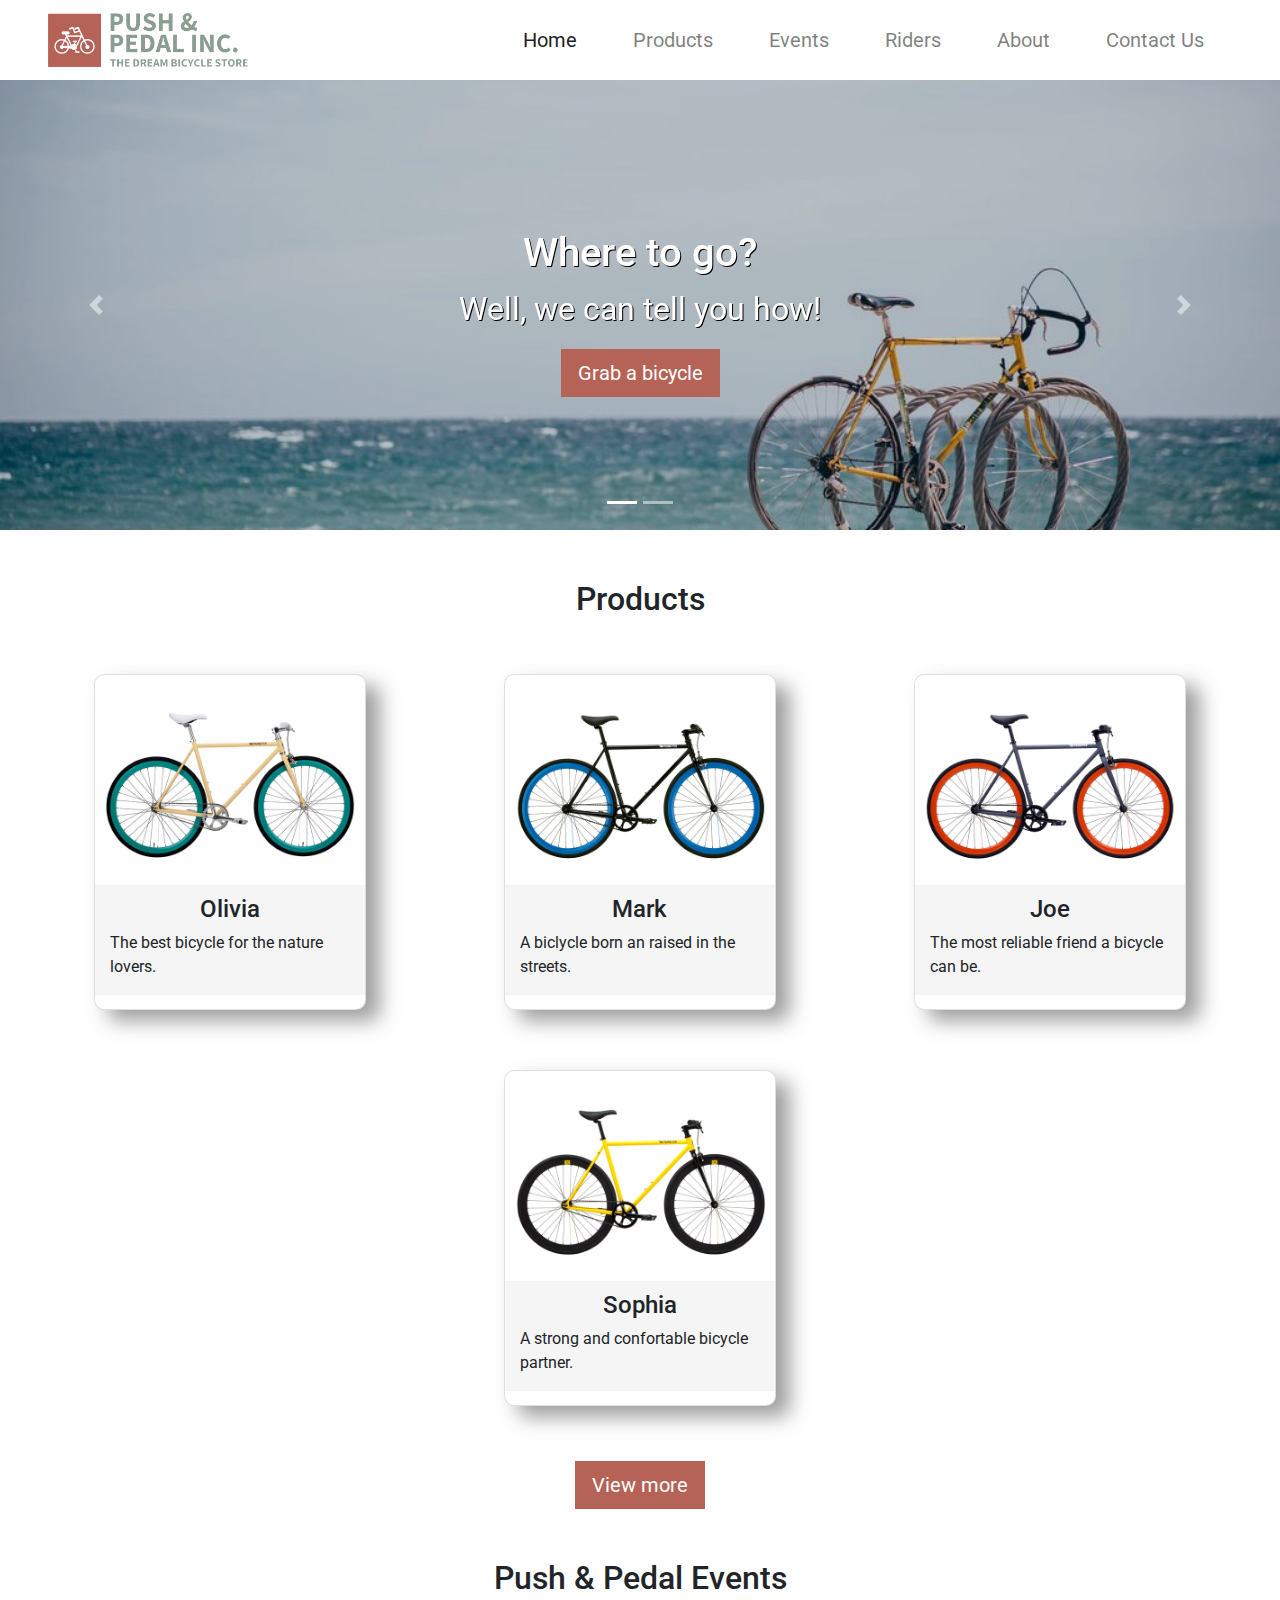
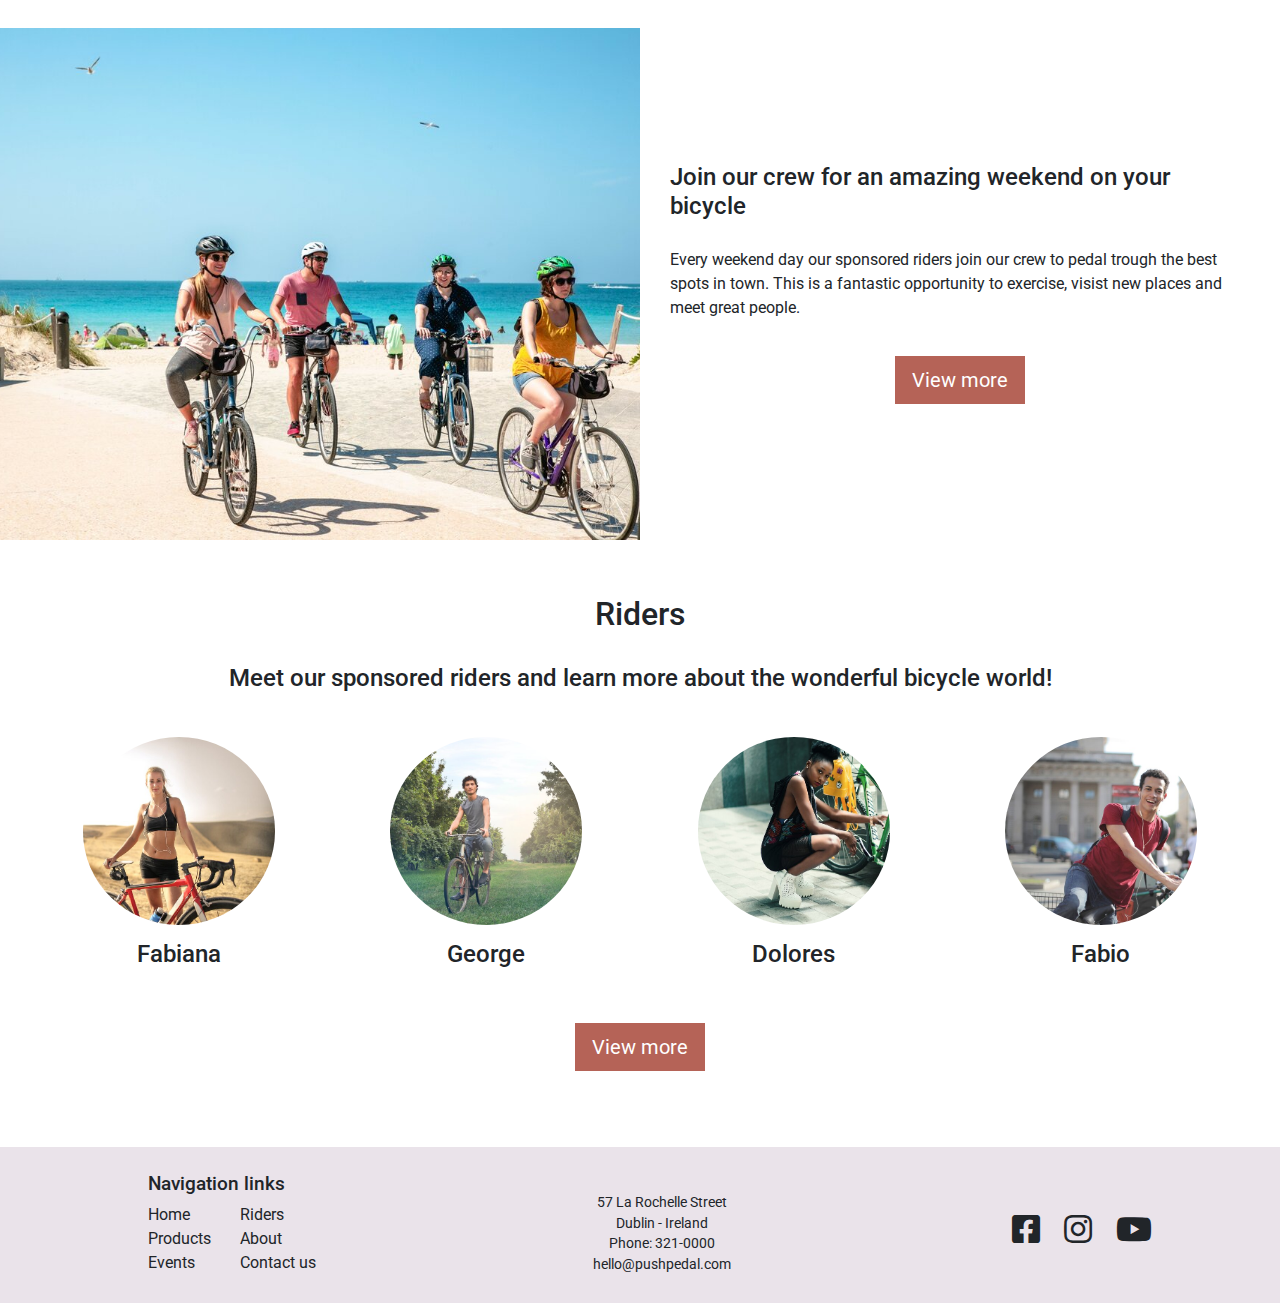
<file: index.html>
<!doctype html>
<html lang="en">

<head>
  <title>Push & Pedal Inc.</title>
  <!-- Required meta tags -->
  <meta charset="utf-8">
  <meta name="viewport" content="width=device-width, initial-scale=1, shrink-to-fit=no">
  <link rel="stylesheet" href="https://use.fontawesome.com/releases/v5.15.0/css/all.css">
  <!-- Bootstrap CSS -->
  <link rel="stylesheet" href="https://stackpath.bootstrapcdn.com/bootstrap/4.3.1/css/bootstrap.min.css"
    integrity="sha384-ggOyR0iXCbMQv3Xipma34MD+dH/1fQ784/j6cY/iJTQUOhcWr7x9JvoRxT2MZw1T" crossorigin="anonymous">
  <link rel="stylesheet" href="assets/css/style.css" />
</head>

<body>

  <!-- Header -->
  <header>
    <nav class="navbar navbar-expand-lg navbar-light bg-white px-5">
      <a class="navbar-brand" href="#">
        <img src="assets/images/logo.png" alt="Logo Push & Pedal">
      </a>
      <button class="navbar-toggler" type="button" data-toggle="collapse" data-target="#navbarNav"
        aria-controls="navbarNav" aria-expanded="false" aria-label="Toggle navigation">
        <span class="navbar-toggler-icon"></span>
      </button>
      <div class="collapse navbar-collapse justify-content-end" id="navbarNav">
        <ul class="navbar-nav">
          <li class="nav-item active">
            <a class="nav-link" href="index.html">Home</a>
          </li>
          <li class="nav-item">
            <a class="nav-link" href="products.html">Products</a>
          </li>
          <li class="nav-item">
            <a class="nav-link" href="events.html">Events</a>
          </li>
          <li class="nav-item">
            <a class="nav-link" href="riders.html">Riders</a>
          </li>
          <li class="nav-item ">
            <a class="nav-link" href="about.html">About</a>
          </li>
          <li class="nav-item">
            <a class="nav-link" href="contact.html">Contact Us</a>
          </li>
        </ul>
      </div>
    </nav>
  </header>

  <!-- Section - Hero slide -->
  <section class="hero">
    <div id="hero__carousel" class="carousel slide" data-ride="carousel" data-interval="6000">
      <ol class="carousel-indicators">
        <li data-target="#hero__carousel" data-slide-to="0" class="active"></li>
        <li data-target="#hero__carousel" data-slide-to="1"></li>
      </ol>
      <div class="carousel-inner">
        <div class="carousel-item active">
          <img class="d-block w-100" src="assets/images/hero/hero1.jpg" alt="Pick a bike">
          <div class="carousel-caption d-block">
            <h5>Where to go?</h5>
            <p>Well, we can tell you how!</p>
            <a href="products.html"><button type="button" class="btn btn-style btn-lg">Grab a bicycle</button></a>
          </div>
        </div>
        <div class="carousel-item ">
          <img class="d-block w-100" id="darker-filter" src="assets/images/hero/hero2.jpg" alt="Bike Event Call">
          <div class="carousel-caption d-block">
            <h5>No weekend plans?</h5>
            <p>Meet your new friends!</p>
            <a href="events.html"><button type="button" class="btn-style">Join us</button></a>
          </div>
        </div>
      </div>
      <a class="carousel-control-prev" href="#hero__carousel" role="button" data-slide="prev">
        <span class="carousel-control-prev-icon" aria-hidden="true"></span>
        <span class="sr-only">Previous</span>
      </a>
      <a class="carousel-control-next" href="#hero__carousel" role="button" data-slide="next">
        <span class="carousel-control-next-icon" aria-hidden="true"></span>
        <span class="sr-only">Next</span>
      </a>
    </div>
  </section>

  <!-- Section - Products -->
  <section class="products__section">
    <h2>Products</h2>

    <div class="product-cards">
      <div class="card">
        <img class="card-img-top" src="assets/images/products/olivia.jpeg" alt="Bicycle Olivia">
        <div class="card-body">
          <h4>Olivia</h4>
          <p class="rider-name">The best bicycle for the nature lovers.</p>
        </div>
      </div>
      <div class="card">
        <img class="card-img-top" src="assets/images/products/mark.jpeg" alt="Bicycle Mark">
        <div class="card-body">
          <h4>Mark</h4>
          <p class="rider-name">A biclycle born an raised in the streets.</p>
        </div>
      </div>
      <div class="card">
        <img class="card-img-top" src="assets/images/products/joe.jpeg" alt="Bicycle Joe">
        <div class="card-body">
          <h4>Joe</h4>
          <p class="rider-name">The most reliable friend a bicycle can be.</p>
        </div>
      </div>
      <div class="card">
        <img class="card-img-top" src="assets/images/products/sophia.png" alt="Bicycle Shopia">
        <div class="card-body">
          <h4>Sophia</h4>
          <p class="rider-name">A strong and confortable bicycle partner.</p>
        </div>
      </div>
    </div>
    <a href="products.html"><button class="btn-style">View more</button></a>
  </section>

  <!-- Events -->
  <section class="events__section">
    <h2>Push & Pedal Events</h2>

    <div class="events">
      <div class="feature-image"></div>
      <div class="event__info">
        <h4>Join our crew for an amazing weekend on your bicycle</h4>
        <div class="description">
          <p>Every weekend day our sponsored riders join our crew to pedal trough the best spots in town.
            This is a fantastic opportunity to exercise, visist new places and meet great people. </p>
        </div>
        <a href="events.html"><button class="btn-style">View more</button></a>
      </div>
    </div>
  </section>

  <!-- Riders -->
  <section class="section__riders">
    <h2>Riders</h2>
    <h4>Meet our sponsored riders and learn more about the wonderful bicycle world!</h4>

    <div class="riders-cards">
      <div class="card-rider">
        <div class="rider-image" id="rider1"></div>
        <h4 class="rider-name">Fabiana</h4>
      </div>
      <div class="card-rider">
        <div class="rider-image" id="rider2"></div>
        <h4 class="rider-name">George</h4>
      </div>
      <div class="card-rider">
        <div class="rider-image" id="rider3"></div>
        <h4 class="rider-name">Dolores</h4>
      </div>
      <div class="card-rider">
        <div class="rider-image" id="rider4"></div>
        <h4 class="rider-name">Fabio</h4>
      </div>
    </div>
    <a href="riders.html"><button class="btn-style">View more</button></a>
  </section>

  <!-- Footer (List Nav links, Address / Phone / Email, Social media (Facebook, Instagram, Youtube))-->
  <footer class="footer">
    <div class="footer__nav">
      <h5>Navigation links</h5>
        <div class="footer__links">
          <ul>
            <a href="index.html"><li>Home</li></a>
            <a href="products.html"><li>Products</li></a>
            <a href="events.html"><li>Events</li></a>
            <a href="riders.html"><li>Riders</li></a>
            <a href="about.html"><li>About</li></a>
            <a href="contact.html"><li>Contact us</li></a>
          </ul>
        </div>
    </div>
    <div class="footer__contact">
      <p>57 La Rochelle Street</p>
      <p>Dublin - Ireland</p>
      <p>Phone: 321-0000</p>
      <p>hello@pushpedal.com</p>
    </div>
    <div class="footer__social">
      <ul class="social__icons ">
        <li class="facebook"><a href="https://www.facebook.com/"><i class="fab fa-facebook-square"></i></a></li>
        <li class="instagram"><a href="https://www.instagram.com/"><i class="fab fa-instagram"></i></a></li>
        <li class="youtube"><a href="https://www.youtube.com/"><i class="fab fa-youtube"></i></a></li>
      </ul>
    </div>
  </footer>

  <script src="https://code.jquery.com/jquery-3.3.1.slim.min.js"
    integrity="sha384-q8i/X+965DzO0rT7abK41JStQIAqVgRVzpbzo5smXKp4YfRvH+8abtTE1Pi6jizo" crossorigin="anonymous">
  </script>
  <script src="https://cdnjs.cloudflare.com/ajax/libs/popper.js/1.14.7/umd/popper.min.js"
    integrity="sha384-UO2eT0CpHqdSJQ6hJty5KVphtPhzWj9WO1clHTMGa3JDZwrnQq4sF86dIHNDz0W1" crossorigin="anonymous">
  </script>
  <script src="https://stackpath.bootstrapcdn.com/bootstrap/4.3.1/js/bootstrap.min.js"
    integrity="sha384-JjSmVgyd0p3pXB1rRibZUAYoIIy6OrQ6VrjIEaFf/nJGzIxFDsf4x0xIM+B07jRM" crossorigin="anonymous">
  </script>
</body>

</html>
</file>
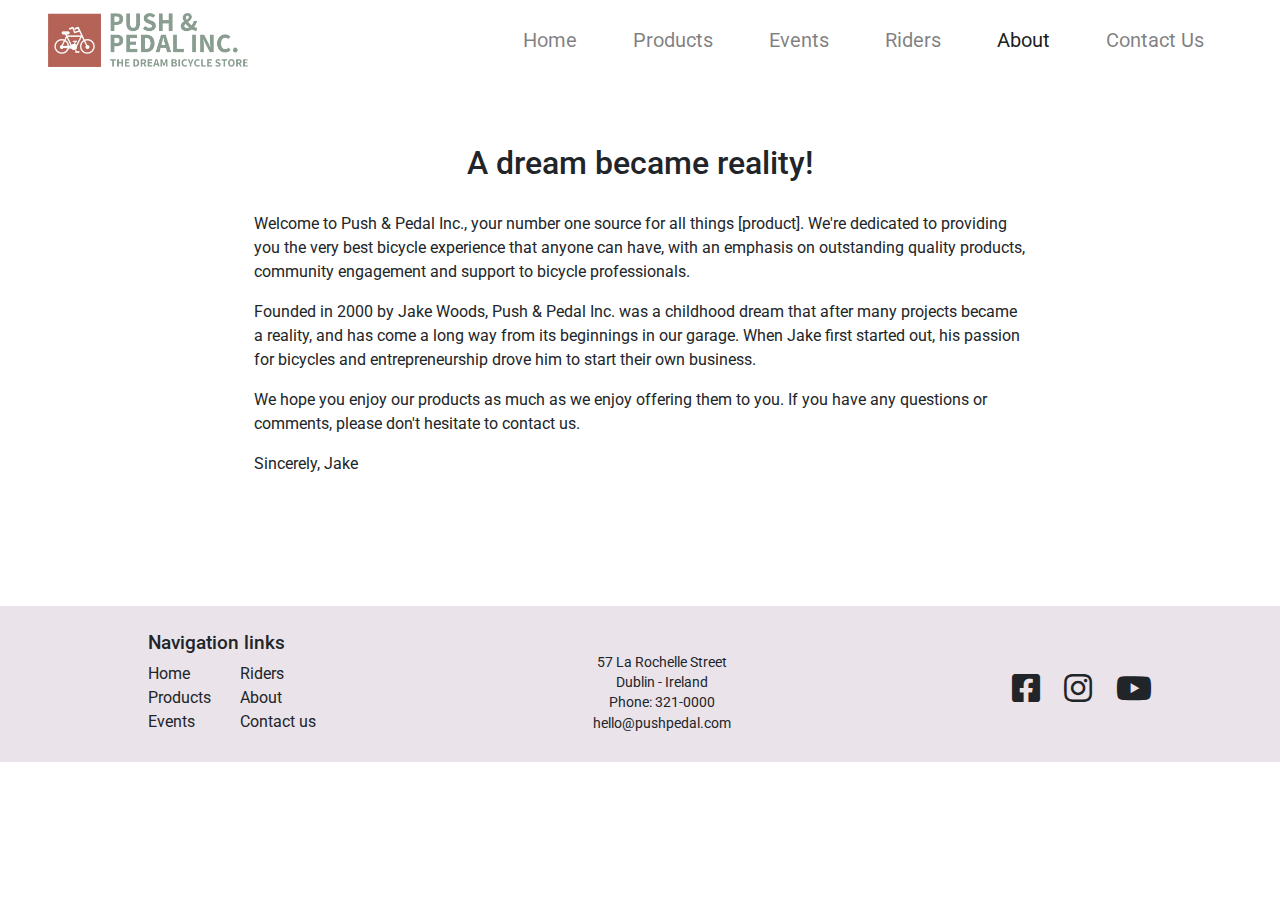
<file: about.html>
<!doctype html>
<html lang="en">

<head>
  <title>About - Push & Pedal Inc.</title>
  <!-- Required meta tags -->
  <meta charset="utf-8">
  <meta name="viewport" content="width=device-width, initial-scale=1, shrink-to-fit=no">
  <link rel="stylesheet" href="https://use.fontawesome.com/releases/v5.15.0/css/all.css">
  <!-- Bootstrap CSS -->
  <link rel="stylesheet" href="https://stackpath.bootstrapcdn.com/bootstrap/4.3.1/css/bootstrap.min.css"
    integrity="sha384-ggOyR0iXCbMQv3Xipma34MD+dH/1fQ784/j6cY/iJTQUOhcWr7x9JvoRxT2MZw1T" crossorigin="anonymous">
  <link rel="stylesheet" href="assets/css/style.css" />
</head>

<body>

  <!-- Header -->
  <header>
    <nav class="navbar navbar-expand-lg navbar-light bg-white px-5">
      <a class="navbar-brand" href="#">
        <img src="assets/images/logo.png" alt="Logo Push & Pedal">
      </a>
      <button class="navbar-toggler" type="button" data-toggle="collapse" data-target="#navbarNav"
        aria-controls="navbarNav" aria-expanded="false" aria-label="Toggle navigation">
        <span class="navbar-toggler-icon"></span>
      </button>
      <div class="collapse navbar-collapse justify-content-end" id="navbarNav">
        <ul class="navbar-nav">
          <li class="nav-item">
            <a class="nav-link" href="index.html">Home</a>
          </li>
          <li class="nav-item">
            <a class="nav-link" href="products.html">Products</a>
          </li>
          <li class="nav-item">
            <a class="nav-link" href="events.html">Events</a>
          </li>
          <li class="nav-item">
            <a class="nav-link" href="riders.html">Riders</a>
          </li>
          <li class="nav-item active">
            <a class="nav-link" href="about.html">About</a>
          </li>
          <li class="nav-item">
            <a class="nav-link" href="contact.html">Contact Us</a>
          </li>
        </ul>
      </div>
    </nav>
  </header>

  <!-- About page -->
  <section class="about">
    <h2>A dream became reality!</h2>

    <p>
      Welcome to Push & Pedal Inc., your number one source for all things [product]. We're dedicated to providing you
      the very best bicycle experience that anyone can have, with an emphasis on outstanding quality products, community
      engagement and support to bicycle professionals.
    </p>
    <p>
      Founded in 2000 by Jake Woods, Push & Pedal Inc. was a childhood dream that after many projects became a reality,
      and has come a long way from its beginnings in our garage. When Jake first started out, his passion for bicycles
      and entrepreneurship drove him to start their own business.
    </p>
    <p>
      We hope you enjoy our products as much as we enjoy offering them to you. If you have any questions or comments,
      please don't hesitate to contact us.
    </p>
    <p>
      Sincerely,
      Jake
    </p>
  </section>

  <!-- Footer (List Nav links, Address / Phone / Email, Social media (Facebook, Instagram, Youtube))-->
  <footer class="footer">
    <div class="footer__nav">
      <h5>Navigation links</h5>
        <div class="footer__links">
          <ul>
            <a href="index.html"><li>Home</li></a>
            <a href="products.html"><li>Products</li></a>
            <a href="events.html"><li>Events</li></a>
            <a href="riders.html"><li>Riders</li></a>
            <a href="about.html"><li>About</li></a>
            <a href="contact.html"><li>Contact us</li></a>
          </ul>
        </div>
    </div>
    <div class="footer__contact">
      <p>57 La Rochelle Street</p>
      <p>Dublin - Ireland</p>
      <p>Phone: 321-0000</p>
      <p>hello@pushpedal.com</p>
    </div>
    <div class="footer__social">
      <ul class="social__icons ">
        <li class="facebook"><a href="https://www.facebook.com/"><i class="fab fa-facebook-square"></i></a></li>
        <li class="instagram"><a href="https://www.instagram.com/"><i class="fab fa-instagram"></i></a></li>
        <li class="youtube"><a href="https://www.youtube.com/"><i class="fab fa-youtube"></i></a></li>
      </ul>
    </div>
  </footer>

  <script src="https://code.jquery.com/jquery-3.3.1.slim.min.js"
    integrity="sha384-q8i/X+965DzO0rT7abK41JStQIAqVgRVzpbzo5smXKp4YfRvH+8abtTE1Pi6jizo" crossorigin="anonymous">
  </script>
  <script src="https://cdnjs.cloudflare.com/ajax/libs/popper.js/1.14.7/umd/popper.min.js"
    integrity="sha384-UO2eT0CpHqdSJQ6hJty5KVphtPhzWj9WO1clHTMGa3JDZwrnQq4sF86dIHNDz0W1" crossorigin="anonymous">
  </script>
  <script src="https://stackpath.bootstrapcdn.com/bootstrap/4.3.1/js/bootstrap.min.js"
    integrity="sha384-JjSmVgyd0p3pXB1rRibZUAYoIIy6OrQ6VrjIEaFf/nJGzIxFDsf4x0xIM+B07jRM" crossorigin="anonymous">
  </script>
</body>

</html>
</file>
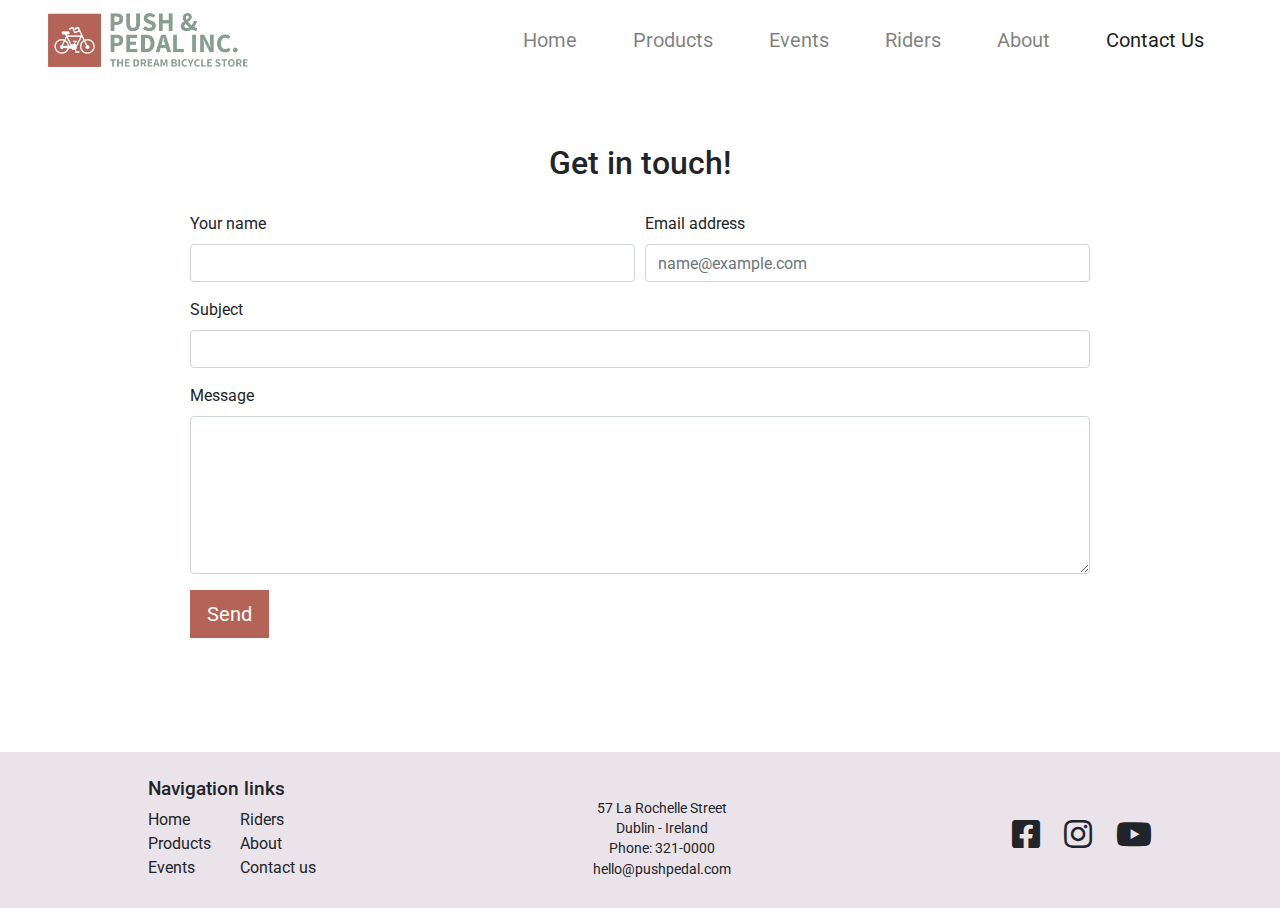
<file: contact.html>
<!doctype html>
<html lang="en">

<head>
  <title>Contact Us - Push & Pedal Inc.</title>
  <!-- Required meta tags -->
  <meta charset="utf-8">
  <meta name="viewport" content="width=device-width, initial-scale=1, shrink-to-fit=no">
  <link rel="stylesheet" href="https://use.fontawesome.com/releases/v5.15.0/css/all.css">
  <!-- Bootstrap CSS -->
  <link rel="stylesheet" href="https://stackpath.bootstrapcdn.com/bootstrap/4.3.1/css/bootstrap.min.css"
    integrity="sha384-ggOyR0iXCbMQv3Xipma34MD+dH/1fQ784/j6cY/iJTQUOhcWr7x9JvoRxT2MZw1T" crossorigin="anonymous">
  <link rel="stylesheet" href="assets/css/style.css" />
</head>

<body>

  <!-- Header -->
  <header>
    <nav class="navbar navbar-expand-lg navbar-light bg-white px-5">
      <a class="navbar-brand" href="#">
        <img src="assets/images/logo.png" alt="Logo Push & Pedal">
      </a>
      <button class="navbar-toggler" type="button" data-toggle="collapse" data-target="#navbarNav"
        aria-controls="navbarNav" aria-expanded="false" aria-label="Toggle navigation">
        <span class="navbar-toggler-icon"></span>
      </button>
      <div class="collapse navbar-collapse justify-content-end" id="navbarNav">
        <ul class="navbar-nav">
          <li class="nav-item">
            <a class="nav-link" href="index.html">Home</a>
          </li>
          <li class="nav-item">
            <a class="nav-link" href="products.html">Products</a>
          </li>
          <li class="nav-item">
            <a class="nav-link" href="events.html">Events</a>
          </li>
          <li class="nav-item">
            <a class="nav-link" href="riders.html">Riders</a>
          </li>
          <li class="nav-item ">
            <a class="nav-link" href="about.html">About</a>
          </li>
          <li class="nav-item active">
            <a class="nav-link" href="contact.html">Contact Us</a>
          </li>
        </ul>
      </div>
    </nav>
  </header>

  <!-- Contact page -->
  <section class="contact">
    <h2>Get in touch!</h2>

    <form class="contact__form">
      <div class="form-row">
        <div class="form-group col-md-6">
          <label for="contact-name">Your name</label>
          <input type="text" class="form-control" id="contact-name">
        </div>
        <div class="form-group col-md-6">
          <label for="contact-email">Email address</label>
          <input type="email" class="form-control" id="contact-email" placeholder="name@example.com">
        </div>
      </div>
      <div class="form-group">
        <label for="contact-subject">Subject</label>
        <input type="text" class="form-control" id="contact-subject">
      </div>
      <div class="form-group">
        <label for="contact-message">Message</label>
        <textarea class="form-control" id="contact-message" rows="6"></textarea>
      </div>
      <button class="btn-style">Send</button>
    </form>
  </section>

  <!-- Footer (List Nav links, Address / Phone / Email, Social media (Facebook, Instagram, Youtube))-->
  <footer class="footer">
    <div class="footer__nav">
      <h5>Navigation links</h5>
        <div class="footer__links">
          <ul>
            <a href="index.html"><li>Home</li></a>
            <a href="products.html"><li>Products</li></a>
            <a href="events.html"><li>Events</li></a>
            <a href="riders.html"><li>Riders</li></a>
            <a href="about.html"><li>About</li></a>
            <a href="contact.html"><li>Contact us</li></a>
          </ul>
        </div>
    </div>
    <div class="footer__contact">
      <p>57 La Rochelle Street</p>
      <p>Dublin - Ireland</p>
      <p>Phone: 321-0000</p>
      <p>hello@pushpedal.com</p>
    </div>
    <div class="footer__social">
      <ul class="social__icons ">
        <li class="facebook"><a href="https://www.facebook.com/"><i class="fab fa-facebook-square"></i></a></li>
        <li class="instagram"><a href="https://www.instagram.com/"><i class="fab fa-instagram"></i></a></li>
        <li class="youtube"><a href="https://www.youtube.com/"><i class="fab fa-youtube"></i></a></li>
      </ul>
    </div>
  </footer>

  <script src="https://code.jquery.com/jquery-3.3.1.slim.min.js"
    integrity="sha384-q8i/X+965DzO0rT7abK41JStQIAqVgRVzpbzo5smXKp4YfRvH+8abtTE1Pi6jizo" crossorigin="anonymous">
  </script>
  <script src="https://cdnjs.cloudflare.com/ajax/libs/popper.js/1.14.7/umd/popper.min.js"
    integrity="sha384-UO2eT0CpHqdSJQ6hJty5KVphtPhzWj9WO1clHTMGa3JDZwrnQq4sF86dIHNDz0W1" crossorigin="anonymous">
  </script>
  <script src="https://stackpath.bootstrapcdn.com/bootstrap/4.3.1/js/bootstrap.min.js"
    integrity="sha384-JjSmVgyd0p3pXB1rRibZUAYoIIy6OrQ6VrjIEaFf/nJGzIxFDsf4x0xIM+B07jRM" crossorigin="anonymous">
  </script>
</body>

</html>
</file>
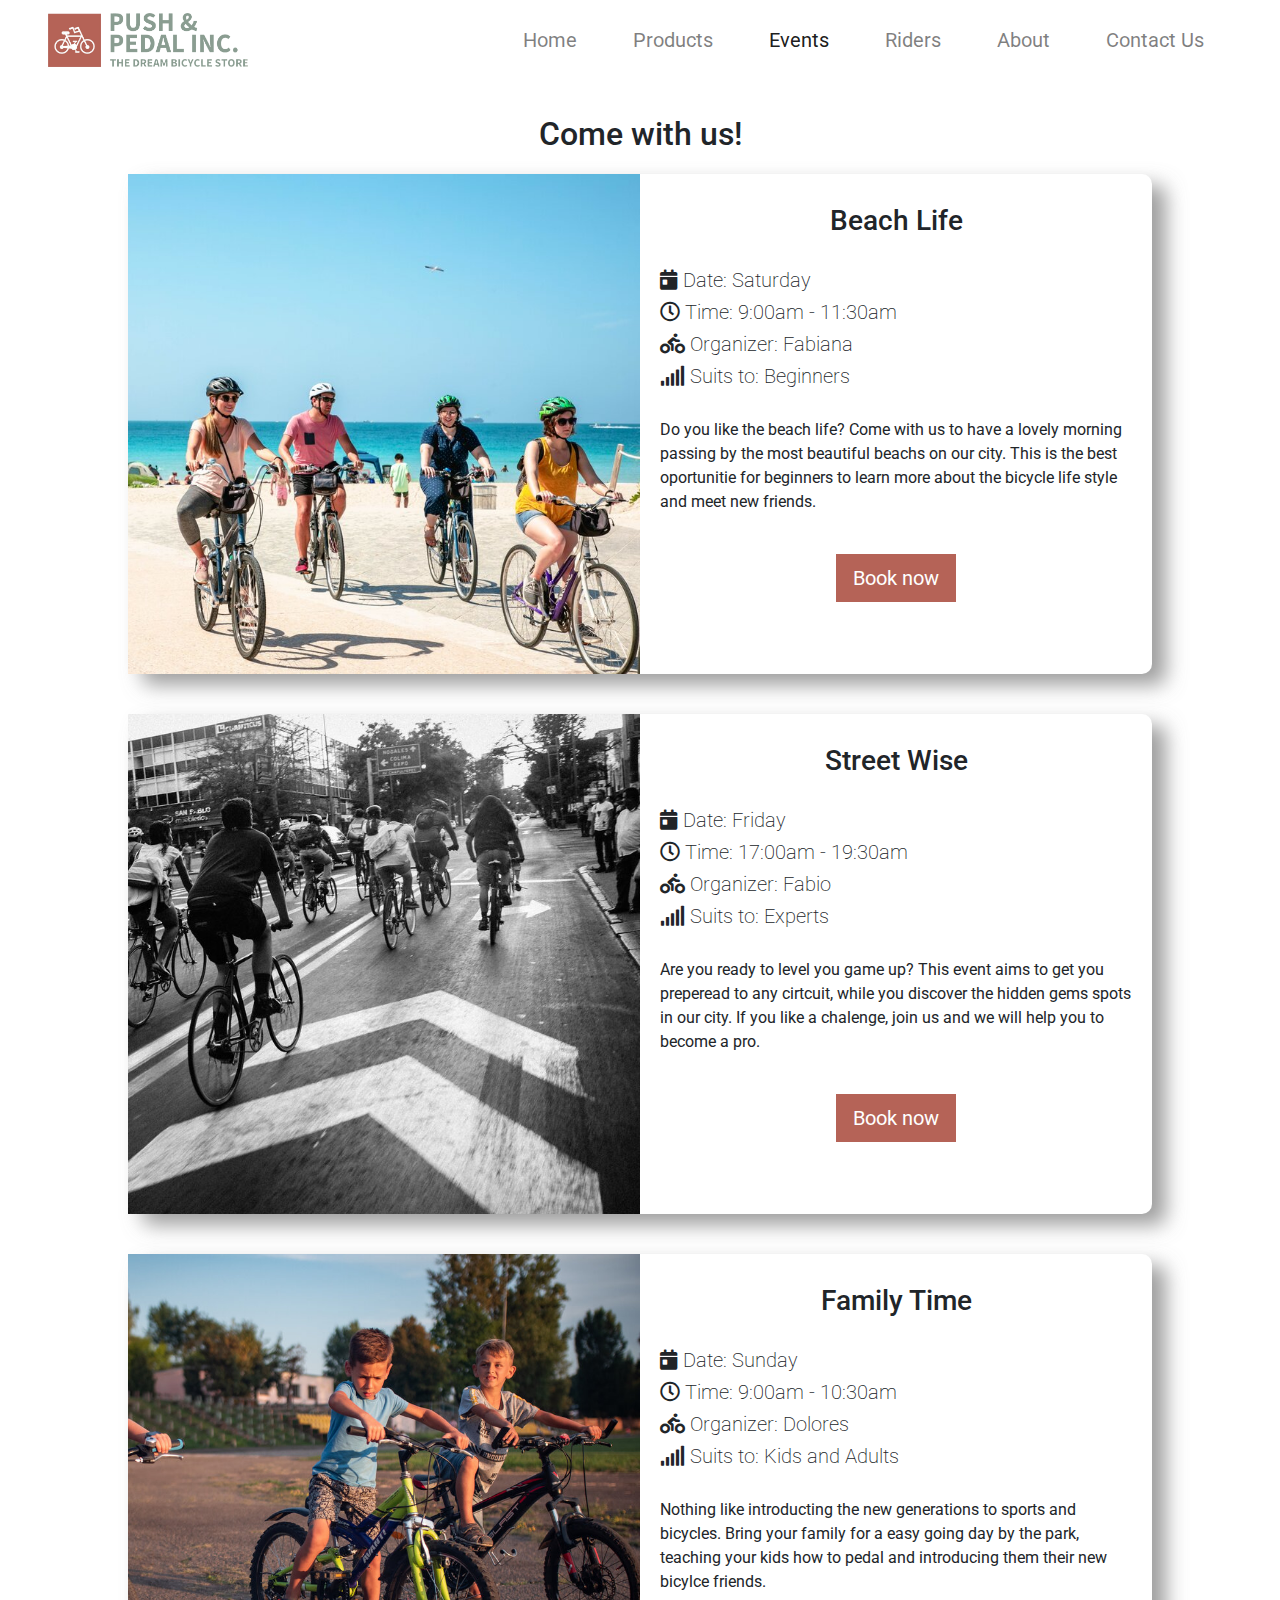
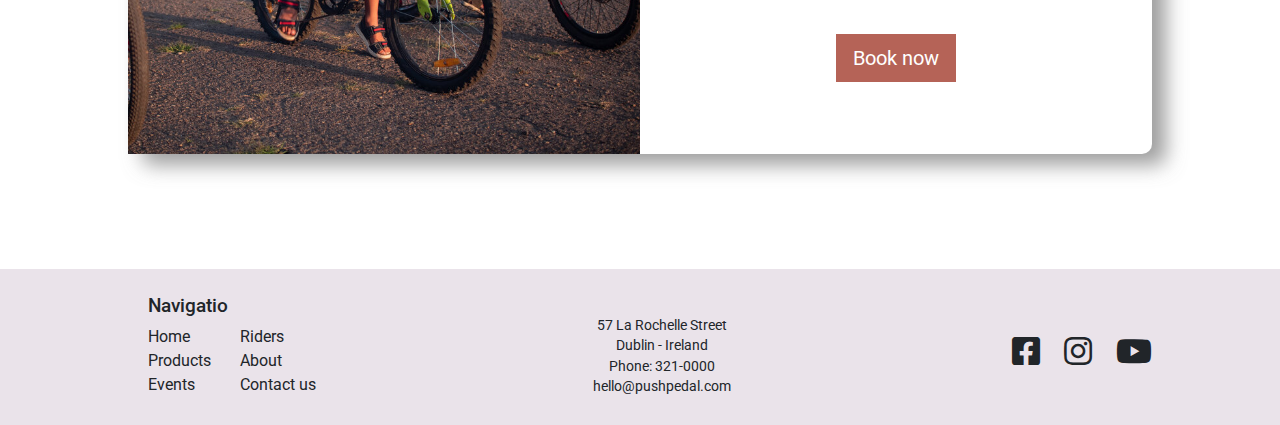
<file: events.html>
<!doctype html>
<html lang="en">

<head>
  <title>Events - Push & Pedal Inc.</title>
  <!-- Required meta tags -->
  <meta charset="utf-8">
  <meta name="viewport" content="width=device-width, initial-scale=1, shrink-to-fit=no">
  <link rel="stylesheet" href="https://use.fontawesome.com/releases/v5.15.0/css/all.css">
  <!-- Bootstrap CSS -->
  <link rel="stylesheet" href="https://stackpath.bootstrapcdn.com/bootstrap/4.3.1/css/bootstrap.min.css"
    integrity="sha384-ggOyR0iXCbMQv3Xipma34MD+dH/1fQ784/j6cY/iJTQUOhcWr7x9JvoRxT2MZw1T" crossorigin="anonymous">
  <link rel="stylesheet" href="assets/css/style.css" />
</head>

<body>

  <!-- Header -->
  <header>
    <nav class="navbar navbar-expand-lg navbar-light bg-white px-5">
      <a class="navbar-brand" href="#">
        <img src="assets/images/logo.png" alt="Logo Push & Pedal">
      </a>
      <button class="navbar-toggler" type="button" data-toggle="collapse" data-target="#navbarNav"
        aria-controls="navbarNav" aria-expanded="false" aria-label="Toggle navigation">
        <span class="navbar-toggler-icon"></span>
      </button>
      <div class="collapse navbar-collapse justify-content-end" id="navbarNav">
        <ul class="navbar-nav">
          <li class="nav-item">
            <a class="nav-link" href="index.html">Home</a>
          </li>
          <li class="nav-item">
            <a class="nav-link" href="products.html">Products</a>
          </li>
          <li class="nav-item active">
            <a class="nav-link" href="events.html">Events</a>
          </li>
          <li class="nav-item">
            <a class="nav-link" href="riders.html">Riders</a>
          </li>
          <li class="nav-item ">
            <a class="nav-link" href="about.html">About</a>
          </li>
          <li class="nav-item">
            <a class="nav-link" href="contact.html">Contact Us</a>
          </li>
        </ul>
      </div>
    </nav>
  </header>

  <!-- Events page  -->
  <div class="events_page">
    <h2>Come with us!</h2>

    <div class="events_cards">
      <div class="event_card">
        <div class="event-image" id="event_img1"></div>
        <div class="event_body">
          <h3 class="event_title">Beach Life</h3>
          <div class="event_info">
            <h5><i class="fas fa-calendar-day"></i> Date: Saturday</h5>
            <h5><i class="far fa-clock"></i> Time: 9:00am - 11:30am</h5>
            <h5> <i class="fas fa-biking"></i> Organizer: Fabiana</h5>
            <h5><i class="fas fa-signal"></i> Suits to: Beginners</h5>
            <p>Do you like the beach life? Come with us to have a lovely morning passing by the most beautiful beachs on
              our city.
              This is the best oportunitie for beginners to learn more about the bicycle life style and meet new
              friends. </p>
            <button class="btn-style">Book now</button>
          </div>
        </div>
      </div>
      <div class="event_card">
        <div class="event-image" id="event_img2"></div>
        <div class="event_body">
          <h3 class="event_title">Street Wise</h3>
          <div class="event_info">
            <h5><i class="fas fa-calendar-day"></i> Date: Friday</h5>
            <h5><i class="far fa-clock"></i> Time: 17:00am - 19:30am</h5>
            <h5><i class="fas fa-biking"></i> Organizer: Fabio</h5>
            <h5><i class="fas fa-signal"></i> Suits to: Experts</h5>
            <p>Are you ready to level you game up? This event aims to get you preperead to any cirtcuit, while you
              discover the hidden
              gems spots in our city. If you like a chalenge, join us and we will help you to become a pro. </p>
            <button class="btn-style">Book now</button>
          </div>
        </div>
      </div>
      <div class="event_card">
        <div class="event-image" id="event_img3"></div>
        <div class="event_body">
          <h3 class="event_title">Family Time</h3>
          <div class="event_info">
            <h5><i class="fas fa-calendar-day"></i> Date: Sunday</h5>
            <h5><i class="far fa-clock"></i> Time: 9:00am - 10:30am</h5>
            <h5><i class="fas fa-biking"></i> Organizer: Dolores</h5>
            <h5><i class="fas fa-signal"></i> Suits to: Kids and Adults</h5>
            <p>Nothing like introducting the new generations to sports and bicycles. Bring your family for a easy going
              day by the park,
              teaching your kids how to pedal and introducing them their new bicylce friends.</p>
            <button class="btn-style">Book now</button>
          </div>
        </div>
      </div>
    </div>
  </div>

  <!-- Footer (List Nav links, Address / Phone / Email, Social media (Facebook, Instagram, Youtube))-->
  <footer class="footer">
    <div class="footer__nav">
      <h5>Navigatio</h5>
        <div class="footer__links">
          <ul>
            <a href="index.html"><li>Home</li></a>
            <a href="products.html"><li>Products</li></a>
            <a href="events.html"><li>Events</li></a>
            <a href="riders.html"><li>Riders</li></a>
            <a href="about.html"><li>About</li></a>
            <a href="contact.html"><li>Contact us</li></a>
          </ul>
        </div>
    </div>
    <div class="footer__contact">
      <p>57 La Rochelle Street</p>
      <p>Dublin - Ireland</p>
      <p>Phone: 321-0000</p>
      <p>hello@pushpedal.com</p>
    </div>
    <div class="footer__social">
      <ul class="social__icons ">
        <li class="facebook"><a href="https://www.facebook.com/"><i class="fab fa-facebook-square"></i></a></li>
        <li class="instagram"><a href="https://www.instagram.com/"><i class="fab fa-instagram"></i></a></li>
        <li class="youtube"><a href="https://www.youtube.com/"><i class="fab fa-youtube"></i></a></li>
      </ul>
    </div>
  </footer>

  <script src="https://code.jquery.com/jquery-3.3.1.slim.min.js"
    integrity="sha384-q8i/X+965DzO0rT7abK41JStQIAqVgRVzpbzo5smXKp4YfRvH+8abtTE1Pi6jizo" crossorigin="anonymous">
  </script>
  <script src="https://cdnjs.cloudflare.com/ajax/libs/popper.js/1.14.7/umd/popper.min.js"
    integrity="sha384-UO2eT0CpHqdSJQ6hJty5KVphtPhzWj9WO1clHTMGa3JDZwrnQq4sF86dIHNDz0W1" crossorigin="anonymous">
  </script>
  <script src="https://stackpath.bootstrapcdn.com/bootstrap/4.3.1/js/bootstrap.min.js"
    integrity="sha384-JjSmVgyd0p3pXB1rRibZUAYoIIy6OrQ6VrjIEaFf/nJGzIxFDsf4x0xIM+B07jRM" crossorigin="anonymous">
  </script>
</body>

</html>
</file>
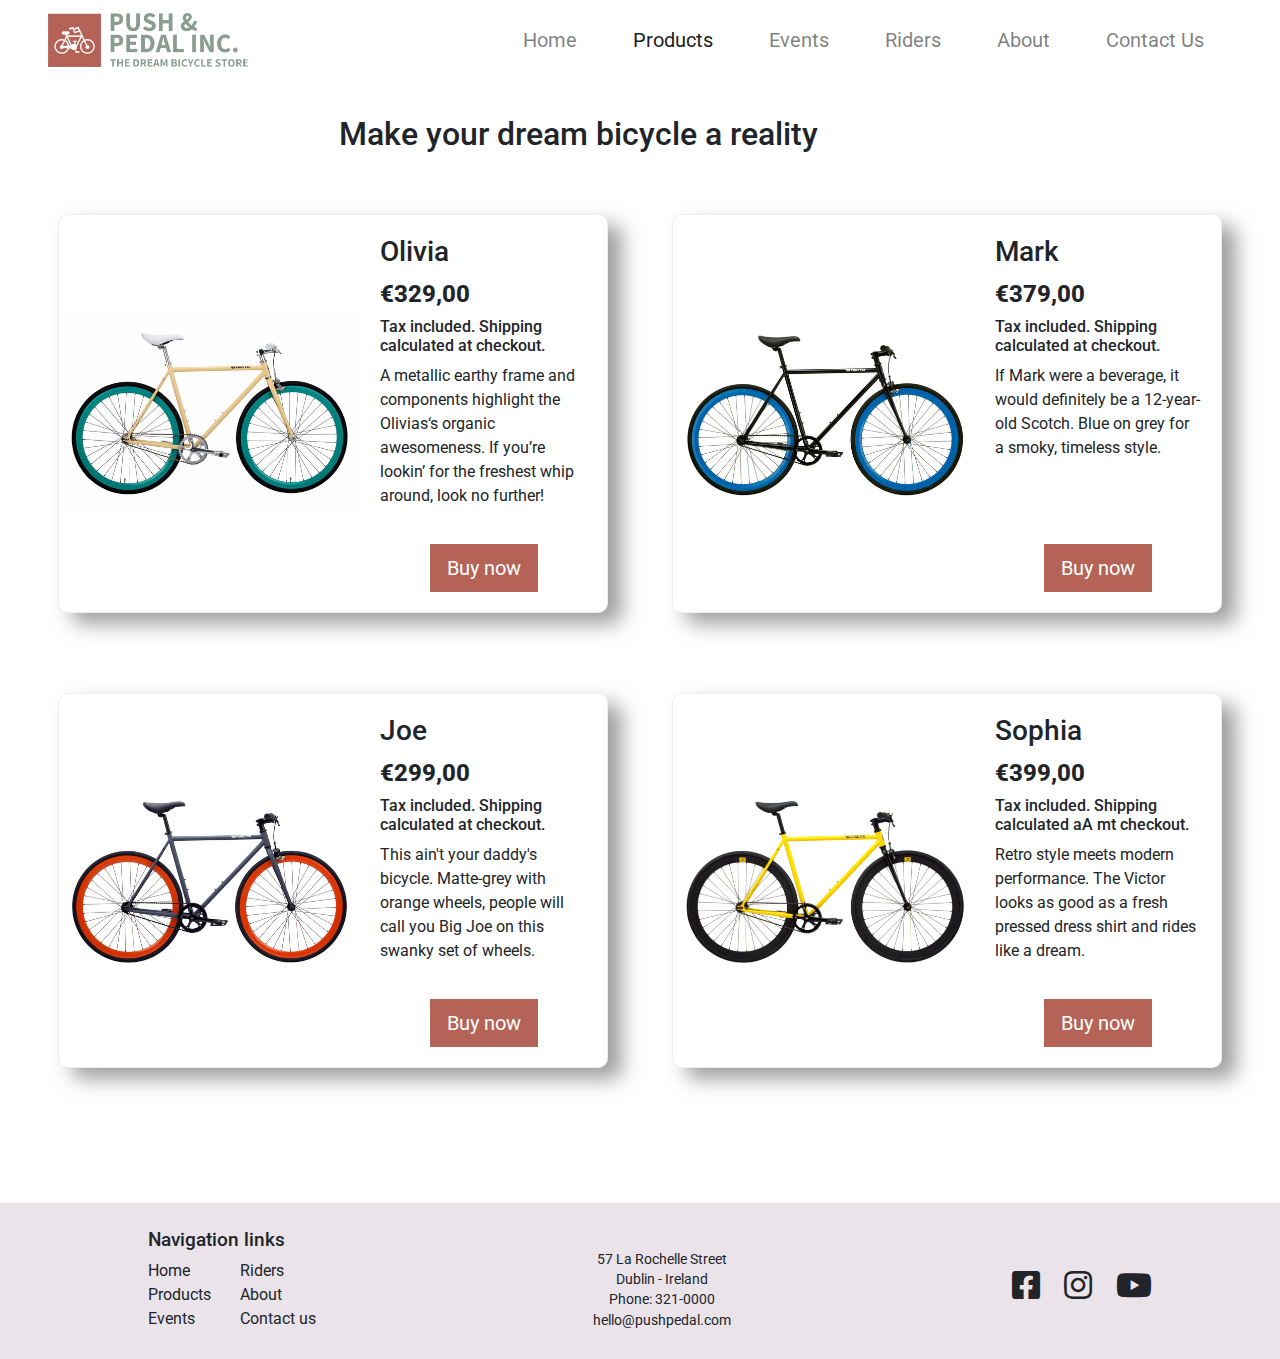
<file: products.html>
<!doctype html>
<html lang="en">

<head>
  <title>Products - Push & Pedal Inc.</title>
  <!-- Required meta tags -->
  <meta charset="utf-8">
  <meta name="viewport" content="width=device-width, initial-scale=1, shrink-to-fit=no">
  <link rel="stylesheet" href="https://use.fontawesome.com/releases/v5.15.0/css/all.css">
  <!-- Bootstrap CSS -->
  <link rel="stylesheet" href="https://stackpath.bootstrapcdn.com/bootstrap/4.3.1/css/bootstrap.min.css"
    integrity="sha384-ggOyR0iXCbMQv3Xipma34MD+dH/1fQ784/j6cY/iJTQUOhcWr7x9JvoRxT2MZw1T" crossorigin="anonymous">
  <link rel="stylesheet" href="assets/css/style.css" />
</head>

<body>

  <!-- Header -->
  <header>
    <nav class="navbar navbar-expand-lg navbar-light bg-white px-5">
      <a class="navbar-brand" href="#">
        <img src="assets/images/logo.png" alt="Logo Push & Pedal">
      </a>
      <button class="navbar-toggler" type="button" data-toggle="collapse" data-target="#navbarNav"
        aria-controls="navbarNav" aria-expanded="false" aria-label="Toggle navigation">
        <span class="navbar-toggler-icon"></span>
      </button>
      <div class="collapse navbar-collapse justify-content-end" id="navbarNav">
        <ul class="navbar-nav">
          <li class="nav-item">
            <a class="nav-link" href="index.html">Home</a>
          </li>
          <li class="nav-item active">
            <a class="nav-link" href="products.html">Products</a>
          </li>
          <li class="nav-item">
            <a class="nav-link" href="events.html">Events</a>
          </li>
          <li class="nav-item">
            <a class="nav-link" href="riders.html">Riders</a>
          </li>
          <li class="nav-item ">
            <a class="nav-link" href="about.html">About</a>
          </li>
          <li class="nav-item">
            <a class="nav-link" href="contact.html">Contact Us</a>
          </li>
        </ul>
      </div>
    </nav>
  </header>

  <!-- Products page -->
  <section class="products">
    <h2>Make your dream bicycle a reality</h2>

    <div class="bicycles-cards">
      <div class="bicycle-card">
        <div class="bicycle-image" id="bicycle-img1"></div>
        <div class="bicycle-body">
          <div>
            <h3 class="bicycle-title">Olivia</h3>
            <div class="bicycle-price">€329,00</div>
            <h6 class="bicycle-shipping">Tax included. Shipping calculated at checkout.</h6>
            <p class="bicycle-description">A metallic earthy frame and components highlight the Olivias‘s organic
              awesomeness. If you’re lookin’ for the freshest whip around, look no further!</p>
          </div>
          <button class="btn-style">Buy now</button>
        </div>
      </div>
      <div class="bicycle-card">
        <div class="bicycle-image" id="bicycle-img2"></div>
        <div class="bicycle-body">
          <div>
            <h3 class="bicycle-title">Mark</h3>
            <div class="bicycle-price">€379,00</div>
            <h6 class="bicycle-shipping">Tax included. Shipping calculated at checkout.</h6>
            <p class="bicycle-description">If Mark were a beverage, it would definitely be a 12-year-old Scotch. Blue
              on grey for a smoky, timeless style.</p>
          </div>
          <button class="btn-style">Buy now</button>
        </div>
      </div>
      <div class="bicycle-card">
        <div class="bicycle-image" id="bicycle-img3"></div>
        <div class="bicycle-body">
          <div>
            <h3 class="bicycle-title">Joe</h3>
            <div class="bicycle-price">€299,00</div>
            <h6 class="bicycle-shipping">Tax included. Shipping calculated at checkout.</h6>
            <p class="bicycle-description">This ain't your daddy's bicycle. Matte-grey with orange wheels, people will
              call you Big Joe on this swanky set of wheels.</p>
          </div>
          <button class="btn-style">Buy now</button>
        </div>
      </div>
      <div class="bicycle-card">
        <div class="bicycle-image" id="bicycle-img4"></div>
        <div class="bicycle-body">
          <div>
            <h3 class="bicycle-title">Sophia</h3>
            <div class="bicycle-price">€399,00</div>
            <h6 class="bicycle-shipping">Tax included. Shipping calculated aA mt checkout.</h6>
            <p class="bicycle-description">Retro style meets modern performance. The Victor looks as good as a fresh
              pressed dress shirt and rides like a dream.</p>
          </div>
          <button class="btn-style">Buy now</button>
        </div>
      </div>
    </div>
  </section>

  <!-- Footer (List Nav links, Address / Phone / Email, Social media (Facebook, Instagram, Youtube))-->
  <footer class="footer">
    <div class="footer__nav">
      <h5>Navigation links</h5>
        <div class="footer__links">
          <ul>
            <a href="index.html"><li>Home</li></a>
            <a href="products.html"><li>Products</li></a>
            <a href="events.html"><li>Events</li></a>
            <a href="riders.html"><li>Riders</li></a>
            <a href="about.html"><li>About</li></a>
            <a href="contact.html"><li>Contact us</li></a>
          </ul>
        </div>
    </div>
    <div class="footer__contact">
      <p>57 La Rochelle Street</p>
      <p>Dublin - Ireland</p>
      <p>Phone: 321-0000</p>
      <p>hello@pushpedal.com</p>
    </div>
    <div class="footer__social">
      <ul class="social__icons ">
        <li class="facebook"><a href="https://www.facebook.com/"><i class="fab fa-facebook-square"></i></a></li>
        <li class="instagram"><a href="https://www.instagram.com/"><i class="fab fa-instagram"></i></a></li>
        <li class="youtube"><a href="https://www.youtube.com/"><i class="fab fa-youtube"></i></a></li>
      </ul>
    </div>
  </footer>

  <script src="https://code.jquery.com/jquery-3.3.1.slim.min.js"
    integrity="sha384-q8i/X+965DzO0rT7abK41JStQIAqVgRVzpbzo5smXKp4YfRvH+8abtTE1Pi6jizo" crossorigin="anonymous">
  </script>
  <script src="https://cdnjs.cloudflare.com/ajax/libs/popper.js/1.14.7/umd/popper.min.js"
    integrity="sha384-UO2eT0CpHqdSJQ6hJty5KVphtPhzWj9WO1clHTMGa3JDZwrnQq4sF86dIHNDz0W1" crossorigin="anonymous">
  </script>
  <script src="https://stackpath.bootstrapcdn.com/bootstrap/4.3.1/js/bootstrap.min.js"
    integrity="sha384-JjSmVgyd0p3pXB1rRibZUAYoIIy6OrQ6VrjIEaFf/nJGzIxFDsf4x0xIM+B07jRM" crossorigin="anonymous">
  </script>
</body>

</html>
</file>
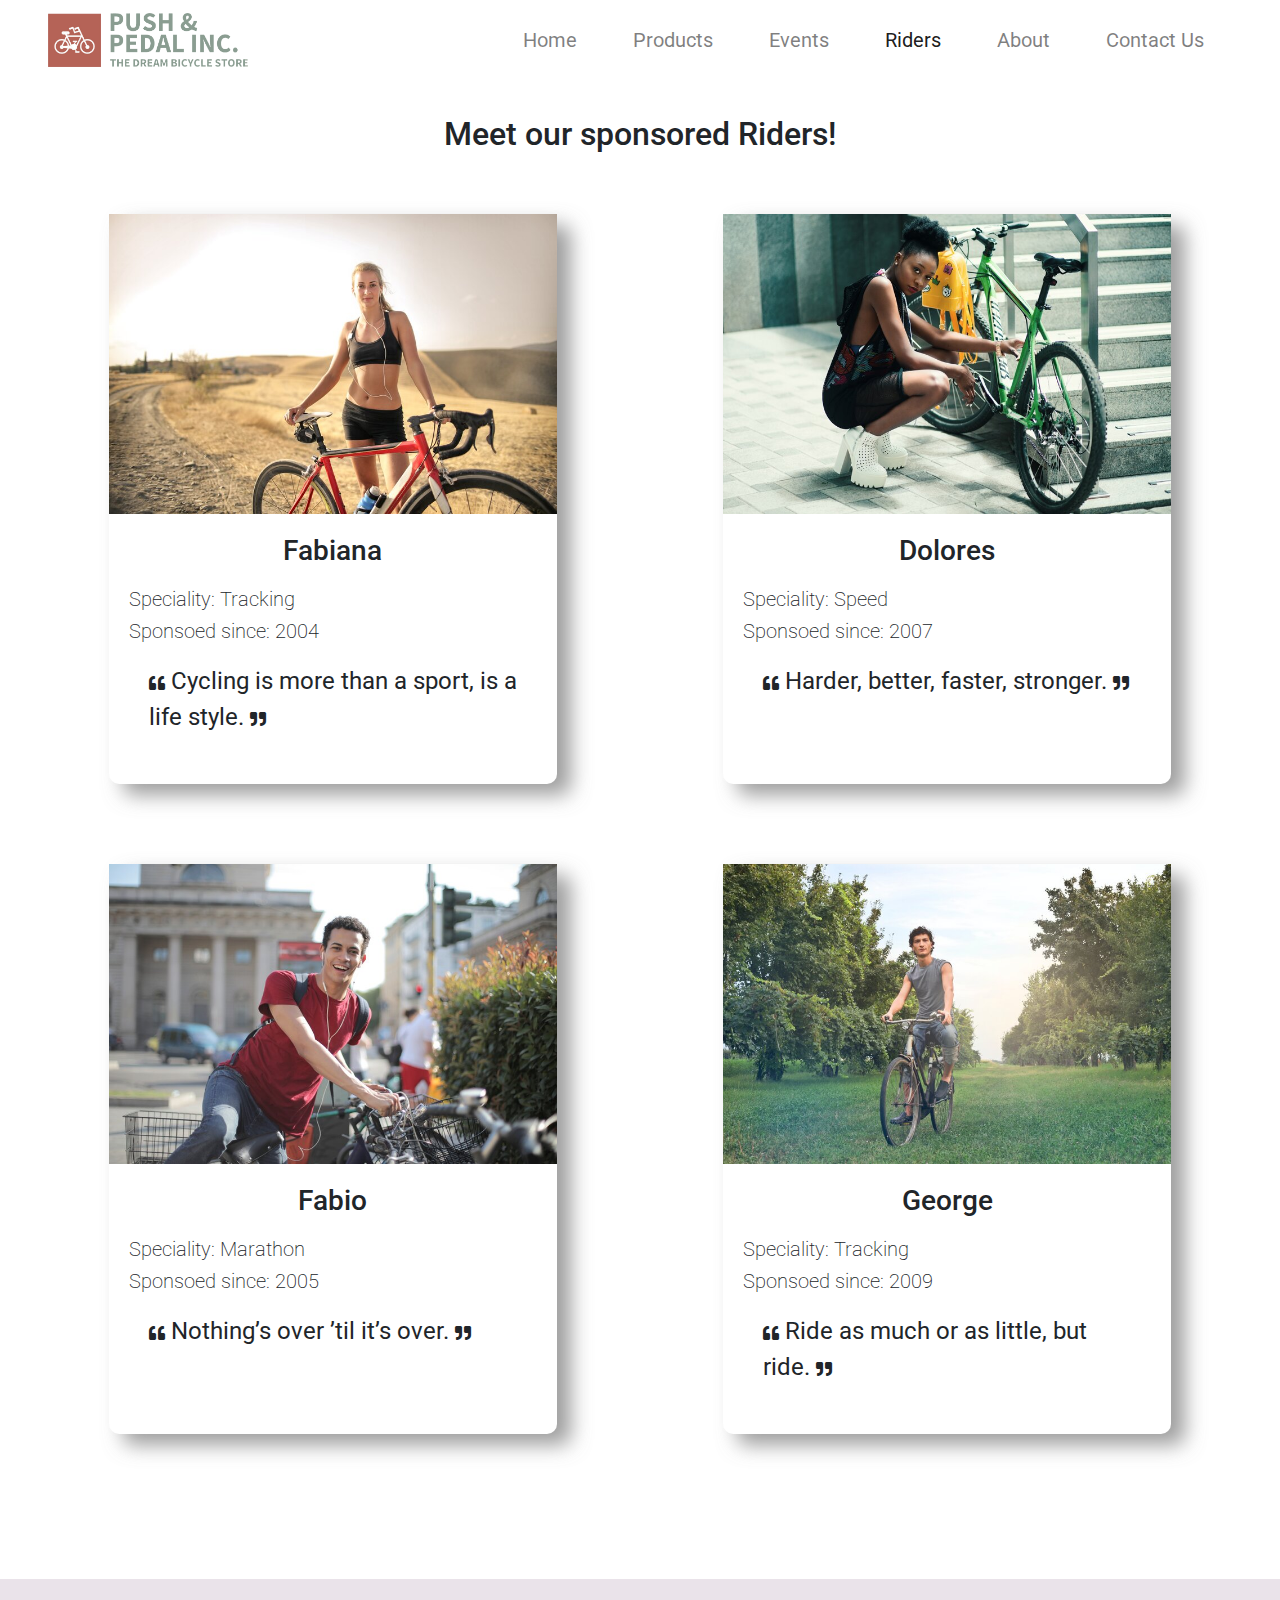
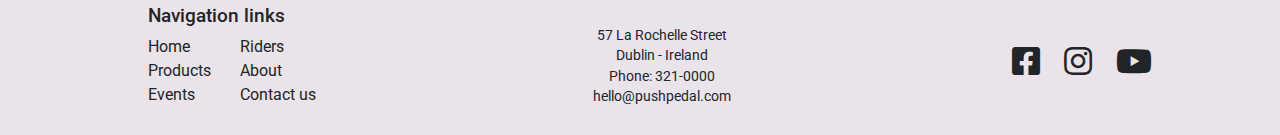
<file: riders.html>
<!doctype html>
<html lang="en">

<head>
  <title>Riders - Push & Pedal Inc.</title>
  <!-- Required meta tags -->
  <meta charset="utf-8">
  <meta name="viewport" content="width=device-width, initial-scale=1, shrink-to-fit=no">
  <link rel="stylesheet" href="https://use.fontawesome.com/releases/v5.15.0/css/all.css">
  <!-- Bootstrap CSS -->
  <link rel="stylesheet" href="https://stackpath.bootstrapcdn.com/bootstrap/4.3.1/css/bootstrap.min.css"
    integrity="sha384-ggOyR0iXCbMQv3Xipma34MD+dH/1fQ784/j6cY/iJTQUOhcWr7x9JvoRxT2MZw1T" crossorigin="anonymous">
  <link rel="stylesheet" href="assets/css/style.css" />
</head>

<body>

  <!-- Header -->
  <header>
    <nav class="navbar navbar-expand-lg navbar-light bg-white px-5">
      <a class="navbar-brand" href="#">
        <img src="assets/images/logo.png" alt="Logo Push & Pedal">
      </a>
      <button class="navbar-toggler" type="button" data-toggle="collapse" data-target="#navbarNav"
        aria-controls="navbarNav" aria-expanded="false" aria-label="Toggle navigation">
        <span class="navbar-toggler-icon"></span>
      </button>
      <div class="collapse navbar-collapse justify-content-end" id="navbarNav">
        <ul class="navbar-nav">
          <li class="nav-item">
            <a class="nav-link" href="index.html">Home</a>
          </li>
          <li class="nav-item">
            <a class="nav-link" href="products.html">Products</a>
          </li>
          <li class="nav-item">
            <a class="nav-link" href="events.html">Events</a>
          </li>
          <li class="nav-item active">
            <a class="nav-link" href="riders.html">Riders</a>
          </li>
          <li class="nav-item ">
            <a class="nav-link" href="about.html">About</a>
          </li>
          <li class="nav-item">
            <a class="nav-link" href="contact.html">Contact Us</a>
          </li>
        </ul>
      </div>
    </nav>
  </header>

  <!-- Riders page -->
  <div class="riders-page">
    <h2>Meet our sponsored Riders!</h2>

    <div class="riders-cards">
      <div class="rider-card">
        <div class="rider-images" id="rider-img1"></div>
        <div class="rider-body">
          <h3>Fabiana</h3>
          <h5>Speciality: Tracking</h5>
          <h5>Sponsoed since: 2004</h5>
          <blockquote><i class="fas fa-quote-left"></i> Cycling is more than a sport, is a life style. <i
              class="fas fa-quote-right"></i> </blockquote>
        </div>
      </div>

      <div class="rider-card">
        <div class="rider-images" id="rider-img2"></div>
        <div class="rider-body">
          <h3>Dolores</h3>
          <h5>Speciality: Speed</h5>
          <h5>Sponsoed since: 2007</h5>
          <blockquote><i class="fas fa-quote-left"></i> Harder, better, faster, stronger. <i
              class="fas fa-quote-right"></i> </blockquote>
        </div>
      </div>

      <div class="rider-card">
        <div class="rider-images" id="rider-img3"></div>
        <div class="rider-body">
          <h3>Fabio</h3>
          <h5>Speciality: Marathon</h5>
          <h5>Sponsoed since: 2005</h5>
          <blockquote><i class="fas fa-quote-left"></i> Nothing’s over ’til it’s over. <i
              class="fas fa-quote-right"></i> </blockquote>
        </div>
      </div>

      <div class="rider-card">
        <div class="rider-images" id="rider-img4"></div>
        <div class="rider-body">
          <h3>George</h3>
          <h5>Speciality: Tracking</h5>
          <h5>Sponsoed since: 2009</h5>
          <blockquote><i class="fas fa-quote-left"></i> Ride as much or as little, but ride. <i
              class="fas fa-quote-right"></i> </blockquote>
        </div>
      </div>
    </div>
  </div>

  <!-- Footer (List Nav links, Address / Phone / Email, Social media (Facebook, Instagram, Youtube))-->
  <footer class="footer">
    <div class="footer__nav">
      <h5>Navigation links</h5>
        <div class="footer__links">
          <ul>
            <a href="index.html"><li>Home</li></a>
            <a href="products.html"><li>Products</li></a>
            <a href="events.html"><li>Events</li></a>
            <a href="riders.html"><li>Riders</li></a>
            <a href="about.html"><li>About</li></a>
            <a href="contact.html"><li>Contact us</li></a>
          </ul>
        </div>
    </div>
    <div class="footer__contact">
      <p>57 La Rochelle Street</p>
      <p>Dublin - Ireland</p>
      <p>Phone: 321-0000</p>
      <p>hello@pushpedal.com</p>
    </div>
    <div class="footer__social">
      <ul class="social__icons ">
        <li class="facebook"><a href="https://www.facebook.com/"><i class="fab fa-facebook-square"></i></a></li>
        <li class="instagram"><a href="https://www.instagram.com/"><i class="fab fa-instagram"></i></a></li>
        <li class="youtube"><a href="https://www.youtube.com/"><i class="fab fa-youtube"></i></a></li>
      </ul>
    </div>
  </footer>

  <script src="https://code.jquery.com/jquery-3.3.1.slim.min.js"
    integrity="sha384-q8i/X+965DzO0rT7abK41JStQIAqVgRVzpbzo5smXKp4YfRvH+8abtTE1Pi6jizo" crossorigin="anonymous">
  </script>
  <script src="https://cdnjs.cloudflare.com/ajax/libs/popper.js/1.14.7/umd/popper.min.js"
    integrity="sha384-UO2eT0CpHqdSJQ6hJty5KVphtPhzWj9WO1clHTMGa3JDZwrnQq4sF86dIHNDz0W1" crossorigin="anonymous">
  </script>
  <script src="https://stackpath.bootstrapcdn.com/bootstrap/4.3.1/js/bootstrap.min.js"
    integrity="sha384-JjSmVgyd0p3pXB1rRibZUAYoIIy6OrQ6VrjIEaFf/nJGzIxFDsf4x0xIM+B07jRM" crossorigin="anonymous">
  </script>
</body>

</html>
</file>
<file: assets/css/style.css>
@import url('https://fonts.googleapis.com/css2?family=Roboto:wght@100;300;400;500;700;900&display=swap');

html,
body {
    background-color: #FFFFFF;
    width: 100%;
    height: 100%;
    font-family: 'Roboto', sans-serif;
}

/* Header / Navbar */
.navbar-brand img {
    max-width: 200px;
}

.nav-link {
    font-size: 1.25rem;
    margin: 0 1.25rem;
}

/* Footer */
.footer {
    width: 100%;
    display: flex;
    flex-wrap: wrap;
    justify-content: space-around;
    padding: 25px 0 20px 0;
    background-color: #EAE3EA;
    right: 0;
    bottom: 0;
    left: 0;
    z-index: 1030;
    margin-top: 50px;
}

.footer__nav {
    margin: 0 40px;
}

.footer__nav h5 {
    font-size: 1.2rem;
}

.footer__links {
    column-count: 2;
    column-fill: balance;
    max-height: 80px;
}

.footer__links ul {
    padding-left: 0px;
}

.footer__links li {
    list-style-type: none;
    text-decoration: none;
    color: #212529;
}

.footer__links li:hover {
    color: #000;
    cursor: pointer;
    text-decoration-line: underline;
}

.footer__contact {
    display: flex;
    flex-direction: column;
    justify-content: flex-end;
    align-items: center;
    padding-bottom: 9px;
    margin: 0 20px;
}

.footer__contact p {
    margin-bottom: 0px;
    font-size: .85rem;
}

.social__icons {
    display: flex;
    flex-direction: row;
    justify-content: space-between;
    padding-left: 0px;
    padding-top: 10px;
    margin: 0 20px;
}

.social__icons li {
    text-decoration: none;
    font-size: 2rem;
    list-style-type: none;
    margin: 1.5rem 0px 1.5rem 1.5rem;

}

.social__icons li a {
    color: #212529;
}

.social__icons li a:hover {
    color: #33373a;
}

/* Hero carousel */
.carousel-item img {
    max-height: 50vh;
    object-fit: cover;
    filter: brightness(85%);

}

#darker-filter {
    filter: brightness(65%);

}

.carousel-caption {
    bottom: 25%
}

.carousel-caption h5 {
    font-size: 2.5rem;
    filter: drop-shadow(.03em .03em #000);

}

.carousel-caption p {
    font-size: 2rem;
    filter: drop-shadow(.05em .05em #000);

}

.btn-style {
    background-color: #B56357;
    color: #fff;
    border-radius: 0;
    display: inline-block;
    font-weight: 400;
    text-align: center;
    vertical-align: middle;
    border: 1px solid transparent;
    padding: .5rem 1rem;
    font-size: 1.25rem;
    line-height: 1.5;
}

.btn-style:hover {
    background-color: #974D42;
    color: #fff;

}

/* Products section */
.products__section {
    padding: 2%;
    width: 100%;
    display: flex;
    flex-direction: column;
    justify-content: center;
}

.products__section h2 {
    margin: 25px;
    text-align: center;
}

.product-cards {
    display: flex;
    flex-direction: row;
    flex-wrap: wrap;
    justify-content: space-around;
}

.card {
    width: 17rem;
    height: 21rem;
    margin: 30px;
    padding: 20px 0;
    border-radius: 10px;
    -webkit-box-shadow: 14px 11px 20px 0px rgba(114, 114, 114, 0.69);
    box-shadow: 14px 11px 20px 0px rgba(114, 114, 114, 0.69);
}

.card-body {
    background-color: rgb(114 114 114 / 7%);
    padding: 10px 15px 0 15px;
    margin-top: 10px;

}

.card-body h4 {
    text-align: center;

}

.products__section button {
    margin: 25px auto;
}

.products__section button {
    display: block;
}

/* Events section */
.events {
    display: flex;
    flex-direction: row;
}

.events__section {
    margin-bottom: 30px;
}

.events__section h2 {
    text-align: center;
    margin-bottom: 30px;
}

.feature-image {
    background-image: url('../images/events/event1.jpg');
    background-size: cover;
    background-repeat: no-repeat;
    background-position: bottom right;
    width: 50%;
    height: 40vw;
}

.event__info {
    width: 50%;
    padding: 30px;
    display: flex;
    flex-direction: column;
    justify-content: center;
}

.event__info button {
    margin: 0 auto;
}

.description {
    margin: 20px 0;
}

.events__section button {
    display: block;
}

/* Riders section */
.section__riders {
    padding: 2%;
    width: 100%;
    text-align: center;
}

.section__riders h2 {
    margin-bottom: 30px;
}

.section__riders h4 {
    margin-bottom: 25px;
}

.riders-cards {
    display: flex;
    flex-direction: row;
    flex-wrap: wrap;
    justify-content: space-around;
    margin: 20px 0 30px 0;
}

.card-rider {
    width: 12rem;
    height: 16rem;
    margin: 20px 20px 0 20px;
    display: flex;
    flex-direction: column;
    align-items: center;

}

.card-rider h4 {
    margin-top: 15px;
}

.rider-image {
    width: 12rem;
    height: 12rem;
    background-size: cover;
    background-repeat: no-repeat;
    border-radius: 50%;
}

#rider1 {
    background-image: url('../images/riders/fabiana.jpg');
    background-position: bottom right;
}

#rider2 {
    background-image: url('../images/riders/george.jpg');
    background-position: bottom center;
}

#rider3 {
    background-image: url('../images/riders/dolores.jpg');
    background-position: bottom left;
}

#rider4 {
    background-image: url('../images/riders/fabio.jpg');
    background-position: bottom left;
}

/* About page */
.about {
    max-width: 900px;
    margin: 0 auto;
    padding: 5%;
    display: block;
}

.about h2 {
    text-align: center;
    margin-bottom: 30px;
}

/* Contact page */
.contact {
    padding: 5%;
}

.contact h2 {
    margin-bottom: 30px;
    text-align: center;

}

.contact__form {
    max-width: 900px;
    margin: 0 auto;
}

/* Products page */
.products {
    padding: 2%;
}

.products h2 {
    margin: 10px 0 40px 0;
    text-align: center;
    width: 90%;
}

.bicycles-cards {
    display: flex;
    flex-direction: row;
    flex-wrap: wrap;
    justify-content: space-around;
}

.bicycle-card {
    margin: 20px 20px 60px 20px;
    display: flex;
    flex-direction: row;
    border: solid 1px rgb(155 155 155 / 15%);
    border-radius: 10px;
    width: 43vw;
    -webkit-box-shadow: 14px 11px 20px 0px rgba(114, 114, 114, 0.69);
    box-shadow: 14px 11px 20px 0px rgba(114, 114, 114, 0.69);
}

.bicycle-image{
    background-size: contain;
    background-repeat: no-repeat;
    background-position: center;
    width: 55%;
}

#bicycle-img1 {
    background-image: url('../images/products/olivia.jpeg');
}

#bicycle-img2 {
    background-image: url('../images/products/mark.jpeg');
}

#bicycle-img3 {
    background-image: url('../images/products/joe.jpeg');
}

#bicycle-img4 {
    background-image: url('../images/products/sophia.png');
}

.bicycle-body {
    display: flex;
    flex-direction: column;
    width: 45%;
    padding: 20px;
    justify-content: space-between;

}

.bicycle-price {
    font-size: 1.5rem;
    font-weight: 800;
    margin: 5px 0;
}

.bicycl-shipping {
    font-size: 0.9rem;
    font-weight: 200;
    margin-bottom: 20px;
}

.bicycle-body button {
    margin: 20px auto 0 auto;
}

/* Events page */
.events_page {
    padding: 2%;
}

.events_page h2 {
    margin: 10px 0 20px 0;
    text-align: center;
}

.events_cards {
    display: flex;
    flex-direction: column;
    flex-wrap: wrap;
    align-items: center;
}

.event_card {
    display: flex;
    flex-direction: row;
    flex-wrap: wrap;
    width: 80vw;
    height: 500px;
    margin-bottom: 40px;
    border-radius: 10px;
    -webkit-box-shadow: 14px 11px 20px 0px rgba(114, 114, 114, 0.69);
    box-shadow: 14px 11px 20px 0px rgba(114, 114, 114, 0.69);
}

.event-image {
    width: 50%;
    background-size: cover;
    background-repeat: no-repeat;
    background-position: bottom right;
    height: 100%
}

#event_img1 {
    background-image: url('../images/events/event1.jpg');
}

#event_img2 {
    background-image: url('../images/events/event2.jpg');
}

#event_img3 {
    background-image: url('../images/events/event3.jpg');
}

.event_body {
    width: 50%;
    padding: 2%;
}

.event_title {
    margin: 10px auto 30px auto;
    text-align: center;

}

.event_info h5 {
    font-weight: 200;
}

.event_info p {
    margin-top: 30px;
}

.event_info button {
    margin: 40px auto 40px auto;
    display: block;
}

/* Riders page */
.riders-page {
    padding: 2%;
}

.riders-page h2 {
    margin: 10px 0 20px 0;
    text-align: center;
}

.riders-cards {
    display: flex;
    flex-direction: row;
    flex-wrap: wrap;
    justify-content: space-around
}

.rider-card {
    display: flex;
    flex-direction: column;
    flex-wrap: wrap;
    min-width: 330px;
    width: 35vw;
    max-width: 500px;
    height: 570px;
    margin: 40px;
    border-radius: 10px;
    -webkit-box-shadow: 14px 11px 20px 0px rgba(114, 114, 114, 0.69);
    box-shadow: 14px 11px 20px 0px rgba(114, 114, 114, 0.69);
}

.rider-images {
    width: 100%;
    background-size: cover;
    background-repeat: no-repeat;
    background-position: bottom center;
    height: 300px;
}

#rider-img1 {
    background-image: url('../images/riders/fabiana.jpg');
}

#rider-img2 {
    background-image: url('../images/riders/dolores.jpg');
}

#rider-img3 {
    background-image: url('../images/riders/fabio.jpg');
}

#rider-img4 {
    background-image: url('../images/riders/george.jpg');
}

.rider-body {
    padding: 20px;
}

.rider-body h3 {
    text-align: center;
    margin-bottom: 20px;
}

.rider-body h3 {
    text-align: center;
    margin-bottom: 20px;
}

.rider-body h5 {
    font-weight: 200;
}

.rider-body i {
    font-size: 1rem;
}

.rider-body blockquote {
    font-size: 1.5rem;
    margin: 20px;
}

/* Media Queries */
@media (max-width: 1100px) {
    .event_card {
        height: 500px;
    }
}

@media (max-width: 992px) {
    .bicycle-card {
        width: 90vw;
    }

    .event_card {
        height: 900px;
    }

    .event-image {
        width: 100%;
        height: 52%;
    }

    .event_body {
        padding: 20px;
        width: 100%;
    }
}

@media (max-width: 770px) {
    .events {
        flex-direction: column;
    }

    .feature-image {
        width: 100%;
    }

    .event__info {
        width: 100%;
    }

    .solcial__icons li {
        margin: 0 1.5rem 0 1.5rem;
    }
}
@media (max-width: 656px) {
    .event_card {
        height: 800px;
    }
    .event-image{
            height: 40%;
    }

    .carousel-caption h5 {
        font-size: 2rem;

    }

    .carousel-caption p {
        font-size: 1.5rem;

    }

    .carousel-caption {
        bottom: 20%
    }

}

@media (max-width: 540px) {
    .bicycle-card {
        flex-direction: column;
    }

    #bicycle-img1,
    #bicycle-img2,
    #bicycle-img3,
    #bicycle-img4 {
        width: 100%;
        height: 37vw;
    }

    .bicycle-body {
        width: 100%;
    }
}

@media (max-width: 472px) {
    .footer__nav {
        text-align: center;
        margin-bottom: 10px;
    }
}

@media (max-width: 450px) {
    .carousel-caption h5 {
        margin-bottom: 1.5rem;

    }

    .carousel-caption p {
        display: none;

    }

    .carousel-caption {
        bottom: 15%
    }

    .event_card {
        height: 800px;
        width: 90vw;
    }

    .event-image{
            height: 30%;
    }
}
</file>
